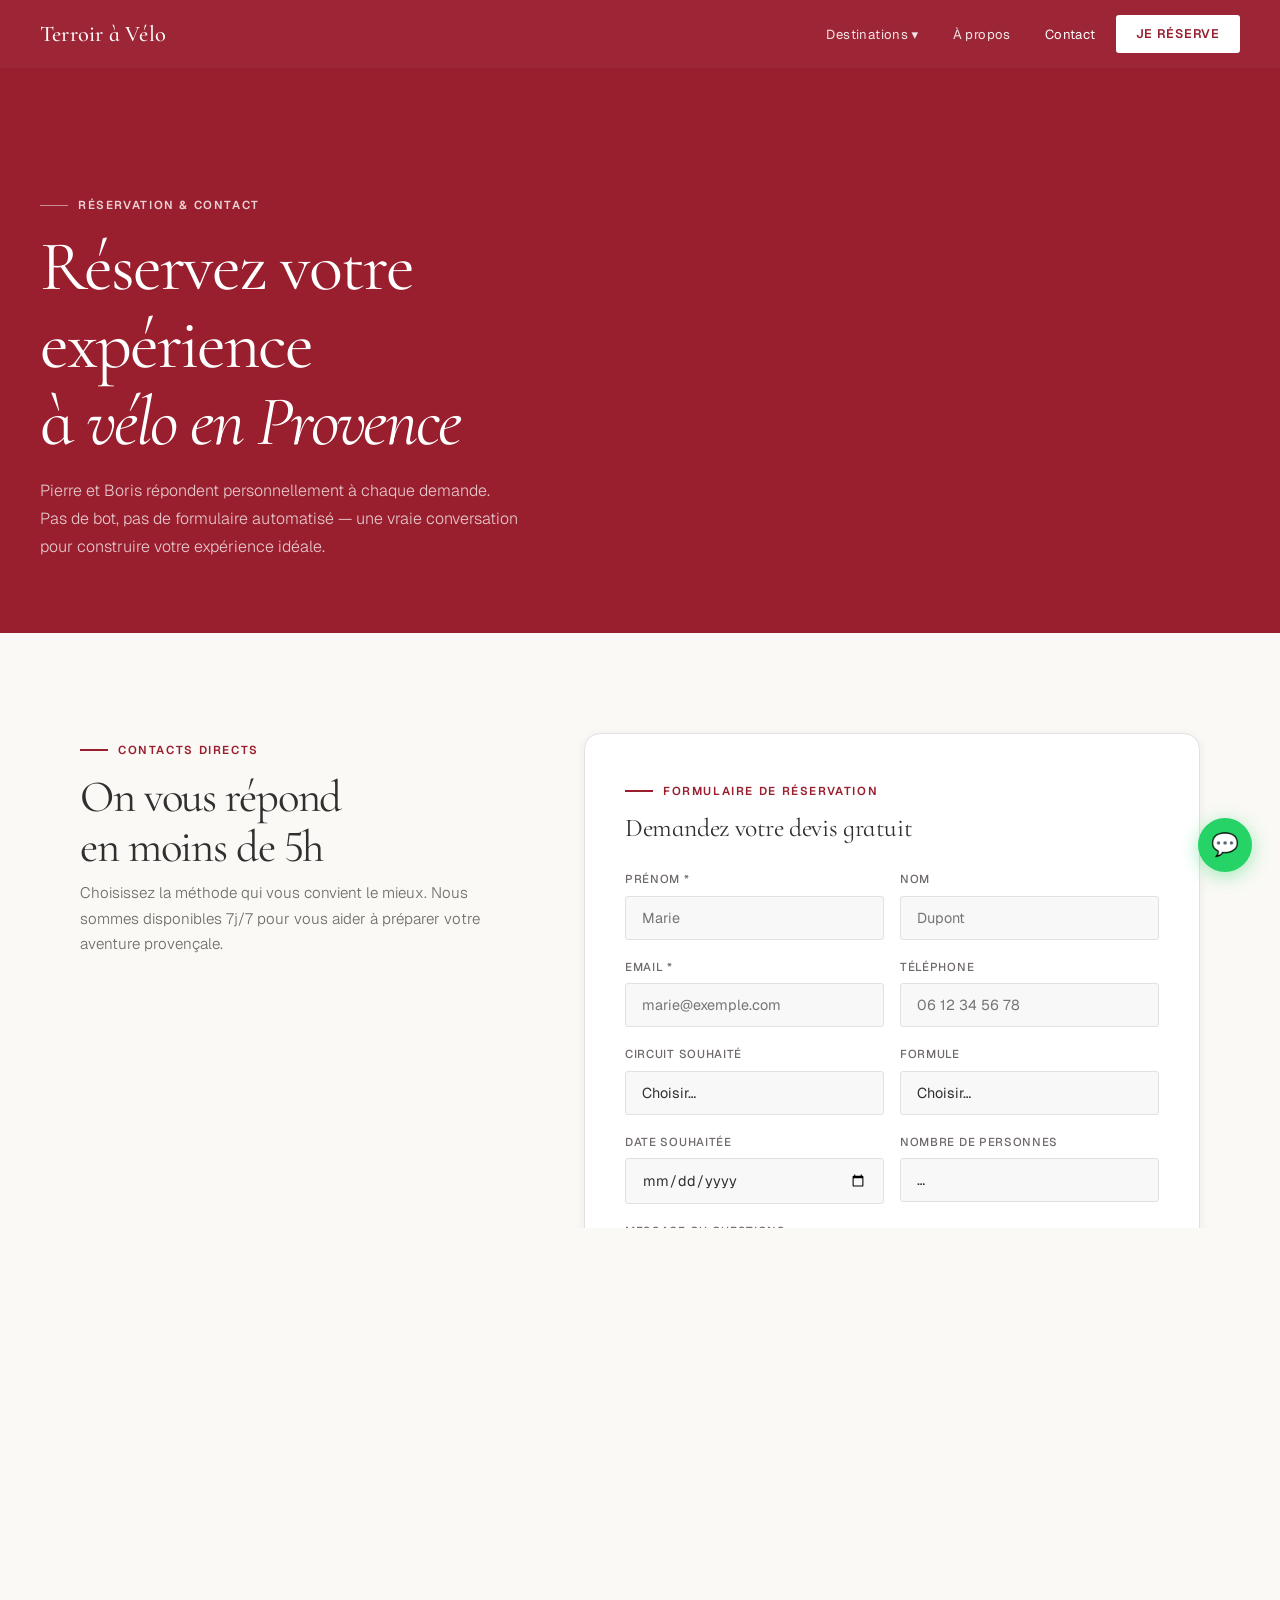
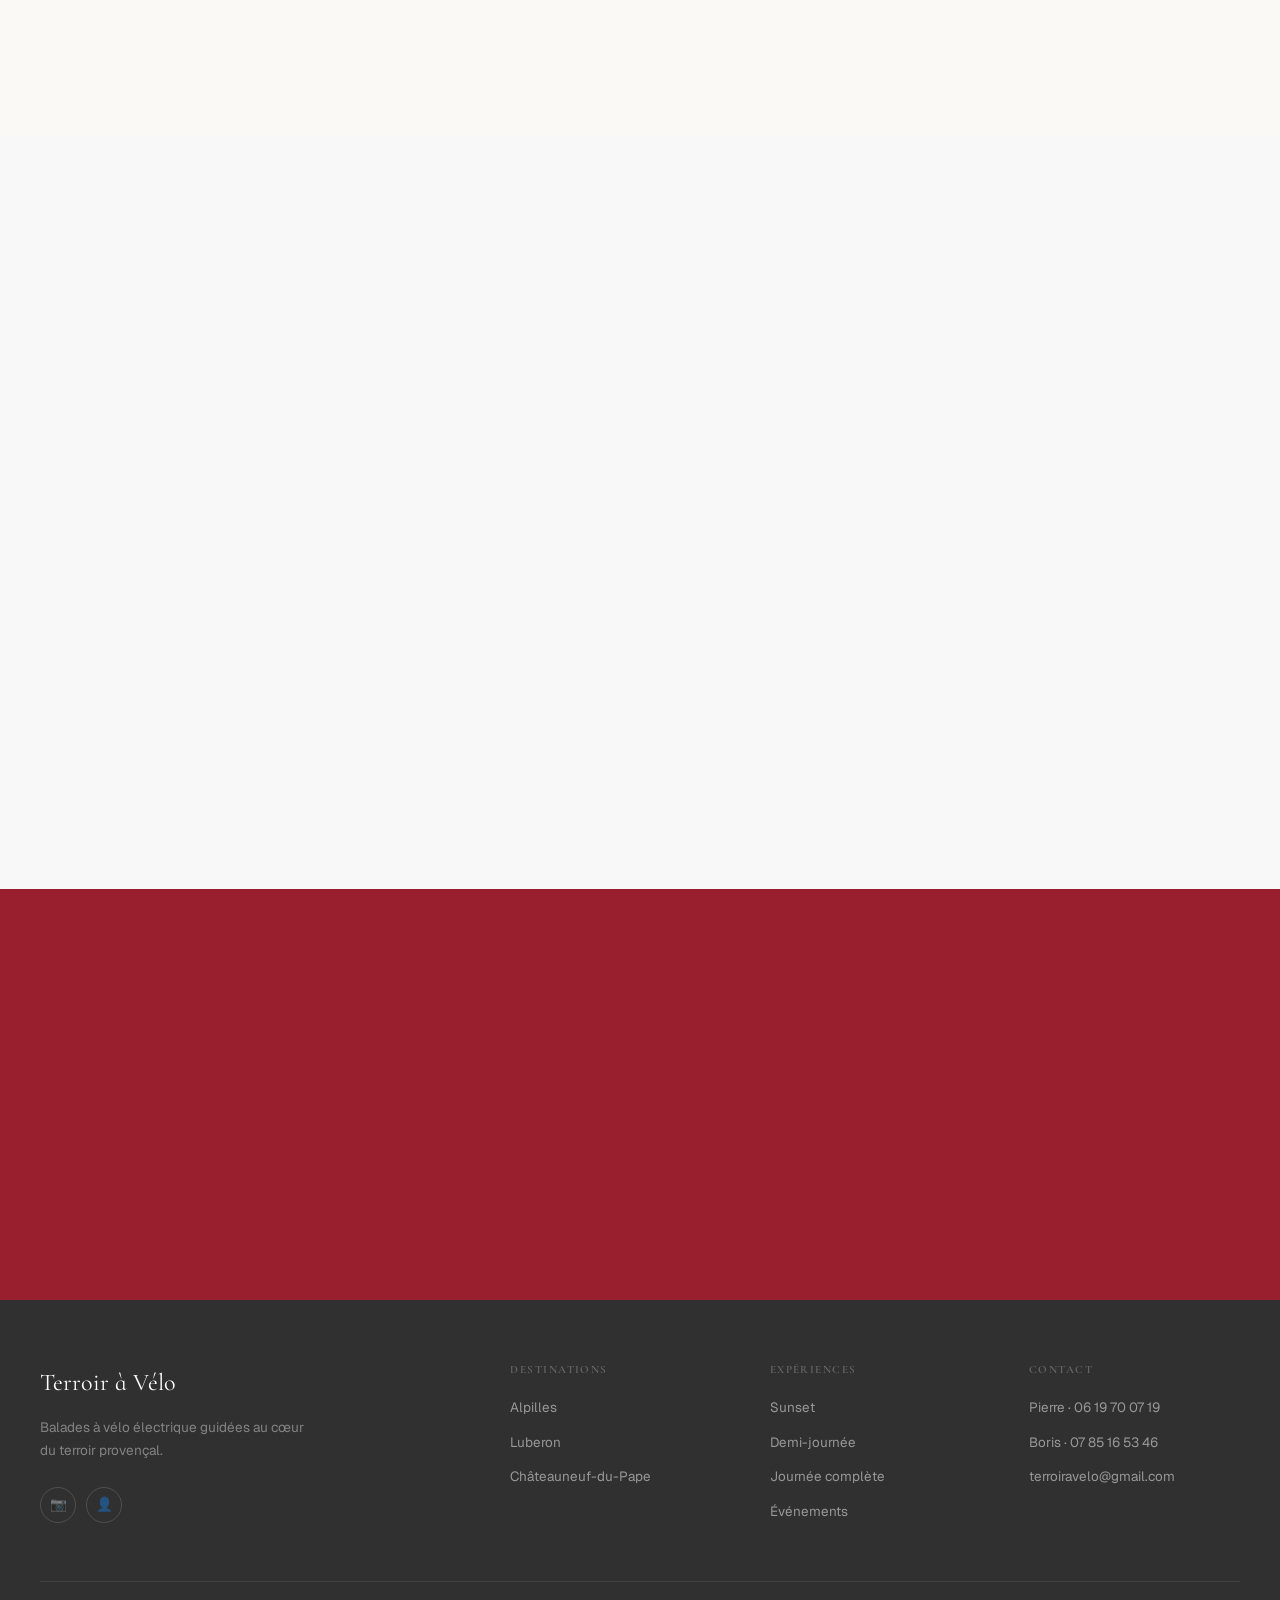
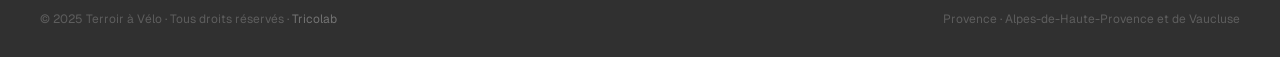
<file: contact.html>
<!DOCTYPE html>
<html lang="fr">
<head>
  <meta charset="UTF-8"/>
  <meta name="viewport" content="width=device-width,initial-scale=1.0"/>
  <title>Réserver & Contact | Terroir à Vélo — Balades vélo Provence</title>
  <meta name="description" content="Réservez votre balade à vélo électrique en Provence. Contactez Pierre (06 19 70 07 19) ou Boris (07 85 16 53 46). Réponse garantie en moins de 5h."/>
  <meta property="og:title" content="Réserver votre expérience | Terroir à Vélo"/>
  <meta property="og:description" content="Contactez nos guides et réservez votre balade à vélo en Provence. Alpilles, Luberon, Châteauneuf-du-Pape."/>
  <meta property="og:type" content="website"/>
  <meta name="robots" content="index,follow"/>
  <link rel="stylesheet" href="style.css"/>
  <script type="application/ld+json">{"@context":"https://schema.org","@type":"ContactPage","name":"Contact Terroir à Vélo","url":"https://www.terroir-a-velo.com/reservation-velo-provence-contact","description":"Page de contact et réservation Terroir à Vélo — Balades guidées à vélo électrique en Provence"}</script>
</head>
<body>

<nav class="nav" id="nav">
  <a href="index.html" class="nav-logo"><span class="nav-logo-text">Terroir à Vélo</span></a>
  <ul class="nav-links">
    <li class="has-dropdown">
      <a href="#">Destinations ▾</a>
      <ul class="nav-dropdown">
        <li><a href="alpilles.html">Alpilles</a></li>
        <li><a href="luberon.html">Luberon</a></li>
        <li><a href="chateauneuf.html">Châteauneuf-du-Pape</a></li>
      </ul>
    </li>
    <li><a href="a-propos.html">À propos</a></li>
    <li><a href="contact.html" class="active">Contact</a></li>
    <li><a href="contact.html" class="nav-cta">Je réserve</a></li>
  </ul>
  <div class="hamburger" id="hamburger"><span></span><span></span><span></span></div>
</nav>
<div class="mobile-menu" id="mobileMenu">
  <button class="mobile-close" id="mobileClose">✕</button>
  <ul>
    <li><a href="index.html" class="mobile-link">Accueil</a></li>
    <li><a href="alpilles.html" class="mobile-link">Alpilles</a></li>
    <li><a href="luberon.html" class="mobile-link">Luberon</a></li>
    <li><a href="chateauneuf.html" class="mobile-link">Châteauneuf-du-Pape</a></li>
    <li><a href="a-propos.html" class="mobile-link">À propos</a></li>
    <li><a href="contact.html" class="mobile-link">Contact</a></li>
  </ul>
  <a href="contact.html" class="btn btn-white btn-cta">Je réserve</a>
</div>

<!-- HERO (compact) -->
<header style="background:var(--primary);padding:120px 40px 72px;margin-top:68px">
  <div style="max-width:var(--max-w);margin:0 auto">
    <div class="label white fade-1">Réservation & Contact</div>
    <h1 class="fade-2" style="color:white;max-width:620px">Réservez votre expérience<br>à <em>vélo en Provence</em></h1>
    <p class="fade-3" style="color:rgba(255,255,255,.75);font-size:1rem;max-width:480px;margin-top:16px;font-weight:300;line-height:1.75">Pierre et Boris répondent personnellement à chaque demande. Pas de bot, pas de formulaire automatisé — une vraie conversation pour construire votre expérience idéale.</p>
  </div>
</header>

<!-- CONTACT PRINCIPAL -->
<section style="background:var(--warm-white)">
  <div class="container">
    <div style="display:grid;grid-template-columns:1fr 1.4fr;gap:64px;align-items:start">

      <!-- Infos contact -->
      <div class="reveal">
        <div class="label">Contacts directs</div>
        <h2 style="margin-bottom:8px">On vous répond<br>en moins de 5h</h2>
        <p style="color:var(--para);font-size:.95rem;line-height:1.7;margin-bottom:36px;font-weight:300">Choisissez la méthode qui vous convient le mieux. Nous sommes disponibles 7j/7 pour vous aider à préparer votre aventure provençale.</p>

        <div style="display:flex;flex-direction:column;gap:14px;margin-bottom:40px">
          <a href="https://wa.me/33619700719" target="_blank" rel="noopener"
            style="display:flex;align-items:center;gap:16px;padding:18px 20px;background:white;border-radius:var(--radius-lg);border:1px solid var(--gray);text-decoration:none;transition:var(--transition)"
            onmouseover="this.style.borderColor='var(--primary)';this.style.transform='translateX(4px)'"
            onmouseout="this.style.borderColor='var(--gray)';this.style.transform='translateX(0)'">
            <div style="width:44px;height:44px;background:#dcf5e7;border-radius:10px;display:flex;align-items:center;justify-content:center;font-size:1.2rem;flex-shrink:0">💬</div>
            <div>
              <strong style="display:block;font-size:.88rem;color:var(--dark)">WhatsApp Pierre</strong>
              <span style="font-size:.78rem;color:var(--para)">06 19 70 07 19 · Guide Alpilles & Luberon</span>
            </div>
          </a>
          <a href="https://wa.me/33785165346" target="_blank" rel="noopener"
            style="display:flex;align-items:center;gap:16px;padding:18px 20px;background:white;border-radius:var(--radius-lg);border:1px solid var(--gray);text-decoration:none;transition:var(--transition)"
            onmouseover="this.style.borderColor='var(--primary)';this.style.transform='translateX(4px)'"
            onmouseout="this.style.borderColor='var(--gray)';this.style.transform='translateX(0)'">
            <div style="width:44px;height:44px;background:#dce8f5;border-radius:10px;display:flex;align-items:center;justify-content:center;font-size:1.2rem;flex-shrink:0">💬</div>
            <div>
              <strong style="display:block;font-size:.88rem;color:var(--dark)">WhatsApp Boris</strong>
              <span style="font-size:.78rem;color:var(--para)">07 85 16 53 46 · Spécialiste vin & Châteauneuf</span>
            </div>
          </a>
          <a href="tel:+33619700719"
            style="display:flex;align-items:center;gap:16px;padding:18px 20px;background:white;border-radius:var(--radius-lg);border:1px solid var(--gray);text-decoration:none;transition:var(--transition)"
            onmouseover="this.style.borderColor='var(--primary)';this.style.transform='translateX(4px)'"
            onmouseout="this.style.borderColor='var(--gray)';this.style.transform='translateX(0)'">
            <div style="width:44px;height:44px;background:#f5e0dc;border-radius:10px;display:flex;align-items:center;justify-content:center;font-size:1.2rem;flex-shrink:0">📞</div>
            <div>
              <strong style="display:block;font-size:.88rem;color:var(--dark)">Appel téléphonique</strong>
              <span style="font-size:.78rem;color:var(--para)">06 19 70 07 19 · Lun–Dim, 9h–19h</span>
            </div>
          </a>
          <a href="mailto:terroiravelo@gmail.com"
            style="display:flex;align-items:center;gap:16px;padding:18px 20px;background:white;border-radius:var(--radius-lg);border:1px solid var(--gray);text-decoration:none;transition:var(--transition)"
            onmouseover="this.style.borderColor='var(--primary)';this.style.transform='translateX(4px)'"
            onmouseout="this.style.borderColor='var(--gray)';this.style.transform='translateX(0)'">
            <div style="width:44px;height:44px;background:#f5eadc;border-radius:10px;display:flex;align-items:center;justify-content:center;font-size:1.2rem;flex-shrink:0">✉️</div>
            <div>
              <strong style="display:block;font-size:.88rem;color:var(--dark)">Email</strong>
              <span style="font-size:.78rem;color:var(--para)">terroiravelo@gmail.com</span>
            </div>
          </a>
        </div>

        <!-- Zone d'intervention -->
        <div style="background:var(--light-gray);border-radius:var(--radius-lg);padding:24px;border:1px solid var(--gray)">
          <h4 style="font-family:var(--font-title);font-size:1rem;margin-bottom:14px">Zone d'intervention</h4>
          <div style="display:flex;flex-direction:column;gap:8px">
            <div style="display:flex;align-items:center;gap:10px;font-size:.85rem;color:var(--para)">
              <span>📍</span> Alpilles — Saint-Rémy-de-Provence
            </div>
            <div style="display:flex;align-items:center;gap:10px;font-size:.85rem;color:var(--para)">
              <span>📍</span> Luberon — Gordes, Isle-sur-la-Sorgue, Oppède
            </div>
            <div style="display:flex;align-items:center;gap:10px;font-size:.85rem;color:var(--para)">
              <span>📍</span> Châteauneuf-du-Pape
            </div>
          </div>
          <div style="margin-top:16px;padding-top:16px;border-top:1px solid var(--gray)">
            <p style="font-size:.8rem;color:var(--para);margin:0">Provence — Alpes-de-Haute-Provence et de Vaucluse</p>
          </div>
        </div>
      </div>

      <!-- Formulaire -->
      <div class="form-card reveal r2">
        <div class="label">Formulaire de réservation</div>
        <h3>Demandez votre devis gratuit</h3>
        <form id="contactForm" novalidate>
          <div class="form-row">
            <div class="form-group">
              <label for="prenom">Prénom *</label>
              <input type="text" id="prenom" name="prenom" placeholder="Marie" required autocomplete="given-name"/>
            </div>
            <div class="form-group">
              <label for="nom">Nom</label>
              <input type="text" id="nom" name="nom" placeholder="Dupont" autocomplete="family-name"/>
            </div>
          </div>
          <div class="form-row">
            <div class="form-group">
              <label for="email">Email *</label>
              <input type="email" id="email" name="email" placeholder="marie@exemple.com" required autocomplete="email"/>
            </div>
            <div class="form-group">
              <label for="tel">Téléphone</label>
              <input type="tel" id="tel" name="tel" placeholder="06 12 34 56 78" autocomplete="tel"/>
            </div>
          </div>
          <div class="form-row">
            <div class="form-group">
              <label for="circuit">Circuit souhaité</label>
              <select id="circuit" name="circuit">
                <option value="">Choisir…</option>
                <option>Alpilles — Saint-Rémy</option>
                <option>Luberon — Gordes</option>
                <option>Châteauneuf-du-Pape</option>
                <option>Je ne sais pas encore</option>
              </select>
            </div>
            <div class="form-group">
              <label for="formule">Formule</label>
              <select id="formule" name="formule">
                <option value="">Choisir…</option>
                <option>Sunset (2h)</option>
                <option>Demi-journée (3–4h)</option>
                <option>Journée complète (6–8h)</option>
                <option>Événement entreprise</option>
                <option>Événement privé</option>
              </select>
            </div>
          </div>
          <div class="form-row">
            <div class="form-group">
              <label for="date">Date souhaitée</label>
              <input type="date" id="date" name="date"/>
            </div>
            <div class="form-group">
              <label for="personnes">Nombre de personnes</label>
              <select id="personnes" name="personnes">
                <option value="">…</option>
                <option>1–2</option>
                <option>3–5</option>
                <option>6–10</option>
                <option>Groupe entreprise (+10)</option>
              </select>
            </div>
          </div>
          <div class="form-group">
            <label for="message">Message ou questions</label>
            <textarea id="message" name="message" placeholder="Niveau cycliste, demandes particulières, allergies…" rows="4"></textarea>
          </div>
          <button type="submit" class="btn btn-primary form-submit" style="width:100%;justify-content:center;font-size:.85rem;padding:16px">
            Envoyer ma demande →
          </button>
          <p style="font-size:.74rem;color:var(--para);text-align:center;margin-top:12px">Réponse garantie en moins de 5h · Devis gratuit et sans engagement</p>
        </form>
      </div>
    </div>
  </div>
</section>

<!-- FAQ -->
<section style="background:var(--light-gray)">
  <div class="container">
    <div style="text-align:center;margin-bottom:52px">
      <div class="label reveal" style="justify-content:center">Questions fréquentes</div>
      <h2 class="reveal r1">Tout ce que vous devez savoir</h2>
    </div>
    <div style="max-width:760px;margin:0 auto;display:flex;flex-direction:column;gap:12px">
      <details style="background:white;border-radius:var(--radius-lg);border:1px solid var(--gray);overflow:hidden" class="reveal">
        <summary style="padding:20px 24px;font-weight:500;cursor:pointer;font-size:.95rem;list-style:none;display:flex;justify-content:space-between;align-items:center">
          Faut-il savoir faire du vélo pour participer ?
          <span style="color:var(--primary);font-size:1.2rem;flex-shrink:0">+</span>
        </summary>
        <div style="padding:0 24px 20px;font-size:.875rem;color:var(--para);line-height:1.7;border-top:1px solid var(--gray)">
          <br>Non ! Nos vélos électriques sont accessibles à tous, même aux personnes qui n'ont pas pratiqué le vélo depuis longtemps. L'assistance électrique efface les dénivelés et permet à chacun de profiter du paysage à son rythme.
        </div>
      </details>
      <details style="background:white;border-radius:var(--radius-lg);border:1px solid var(--gray);overflow:hidden" class="reveal r1">
        <summary style="padding:20px 24px;font-weight:500;cursor:pointer;font-size:.95rem;list-style:none;display:flex;justify-content:space-between;align-items:center">
          Les vélos électriques sont-ils inclus dans le prix ?
          <span style="color:var(--primary);font-size:1.2rem;flex-shrink:0">+</span>
        </summary>
        <div style="padding:0 24px 20px;font-size:.875rem;color:var(--para);line-height:1.7;border-top:1px solid var(--gray)">
          <br>Oui, les vélos électriques de qualité sont inclus dans tous nos tarifs. Inutile d'apporter votre propre matériel. Nous fournissons également les casques.
        </div>
      </details>
      <details style="background:white;border-radius:var(--radius-lg);border:1px solid var(--gray);overflow:hidden" class="reveal r2">
        <summary style="padding:20px 24px;font-weight:500;cursor:pointer;font-size:.95rem;list-style:none;display:flex;justify-content:space-between;align-items:center">
          Combien de personnes par groupe ?
          <span style="color:var(--primary);font-size:1.2rem;flex-shrink:0">+</span>
        </summary>
        <div style="padding:0 24px 20px;font-size:.875rem;color:var(--para);line-height:1.7;border-top:1px solid var(--gray)">
          <br>Nos circuits sont limités à 10 personnes maximum pour garantir une expérience personnalisée et de qualité. Pour les groupes entreprise ou les événements privés plus grands, contactez-nous directement pour un devis sur mesure.
        </div>
      </details>
      <details style="background:white;border-radius:var(--radius-lg);border:1px solid var(--gray);overflow:hidden" class="reveal r3">
        <summary style="padding:20px 24px;font-weight:500;cursor:pointer;font-size:.95rem;list-style:none;display:flex;justify-content:space-between;align-items:center">
          Que se passe-t-il en cas de mauvais temps ?
          <span style="color:var(--primary);font-size:1.2rem;flex-shrink:0">+</span>
        </summary>
        <div style="padding:0 24px 20px;font-size:.875rem;color:var(--para);line-height:1.7;border-top:1px solid var(--gray)">
          <br>En cas de météo défavorable, nous vous proposons de reporter votre balade à une date ultérieure sans frais. En Provence, le soleil est généralement au rendez-vous, mais nous préférons que vous profitiez pleinement de votre expérience.
        </div>
      </details>
      <details style="background:white;border-radius:var(--radius-lg);border:1px solid var(--gray);overflow:hidden" class="reveal">
        <summary style="padding:20px 24px;font-weight:500;cursor:pointer;font-size:.95rem;list-style:none;display:flex;justify-content:space-between;align-items:center">
          Les dégustations sont-elles incluses ?
          <span style="color:var(--primary);font-size:1.2rem;flex-shrink:0">+</span>
        </summary>
        <div style="padding:0 24px 20px;font-size:.875rem;color:var(--para);line-height:1.7;border-top:1px solid var(--gray)">
          <br>Oui ! Les dégustations chez les producteurs sont incluses dans le tarif. Pour la journée complète, un repas à base de produits locaux est également inclus. Il est possible d'acheter des produits supplémentaires directement auprès des producteurs.
        </div>
      </details>
    </div>
  </div>
</section>

<!-- CTA final -->
<div class="cta-band">
  <div class="container">
    <h2>Prêt à vivre<br><em style="font-style:italic">l'expérience Provence</em> ?</h2>
    <p>Contactez Pierre ou Boris directement sur WhatsApp pour une réponse immédiate.</p>
    <div class="cta-actions">
      <a href="https://wa.me/33619700719" class="btn btn-white" target="_blank" rel="noopener">💬 WhatsApp Pierre</a>
      <a href="https://wa.me/33785165346" class="btn btn-outline" target="_blank" rel="noopener">💬 WhatsApp Boris</a>
    </div>
  </div>
</div>

<footer>
  <div class="footer-grid">
    <div class="footer-brand">
      <a href="index.html" class="footer-logo">Terroir à Vélo</a>
      <p>Balades à vélo électrique guidées au cœur du terroir provençal.</p>
      <div class="footer-social">
        <a href="https://www.instagram.com/terroiravelo" class="social-btn" target="_blank" rel="noopener">📷</a>
        <a href="https://www.facebook.com/terroiravelo" class="social-btn" target="_blank" rel="noopener">👤</a>
      </div>
    </div>
    <div class="footer-col"><h4>Destinations</h4><ul><li><a href="alpilles.html">Alpilles</a></li><li><a href="luberon.html">Luberon</a></li><li><a href="chateauneuf.html">Châteauneuf-du-Pape</a></li></ul></div>
    <div class="footer-col"><h4>Expériences</h4><ul><li><a href="alpilles.html#tarifs">Sunset</a></li><li><a href="alpilles.html#tarifs">Demi-journée</a></li><li><a href="alpilles.html#tarifs">Journée complète</a></li><li><a href="contact.html">Événements</a></li></ul></div>
    <div class="footer-col"><h4>Contact</h4><ul><li><a href="https://wa.me/33619700719" target="_blank" rel="noopener">Pierre · 06 19 70 07 19</a></li><li><a href="https://wa.me/33785165346" target="_blank" rel="noopener">Boris · 07 85 16 53 46</a></li><li><a href="mailto:terroiravelo@gmail.com">terroiravelo@gmail.com</a></li></ul></div>
  </div>
  <div class="footer-bottom">
    <p>© 2025 Terroir à Vélo · Tous droits réservés · <a href="https://tricolab.fr" target="_blank" rel="noopener">Tricolab</a></p>
    <p>Provence · Alpes-de-Haute-Provence et de Vaucluse</p>
  </div>
</footer>
<div class="wa-float">
  <div class="wa-bubble">Bonjour 👋 Réservez votre balade !</div>
  <a href="https://wa.me/33619700719" class="wa-btn" target="_blank" rel="noopener">💬</a>
</div>
<script src="main.js"></script>
</body>
</html>
</file>
<file: style.css>
/* ═══════════════════════════════════════════════
   TERROIR À VÉLO — Design System
   Couleurs exactes du site original
   Typos : Cormorant Infant + Geist
═══════════════════════════════════════════════ */

@import url('https://fonts.googleapis.com/css2?family=Cormorant+Infant:ital,wght@0,300;0,400;0,500;0,600;1,300;1,400;1,500&family=Geist:wght@300;400;500;600&display=swap');

*, *::before, *::after { box-sizing: border-box; margin: 0; padding: 0; }

:root {
  /* — Couleurs exactes du site original — */
  --primary:       #991f2f;   /* rouge bordeaux nav + CTA */
  --primary-dark:  #7a1825;
  --primary-light: #e24242;
  --dark:          #303030;   /* texte principal */
  --para:          #6f6969;   /* texte secondaire */
  --light-gray:    #f9f8f8;   /* fond sections */
  --warm-white:    #faf9f5;   /* fond légèrement chaud */
  --white:         #ffffff;
  --gray:          #e3e0e0;   /* bordures */
  --gray-mid:      #d9d9d9;
  --green-wa:      #25d366;   /* WhatsApp */
  --sage:          #e0e3de;   /* fond vert pâle */

  /* — Typos — */
  --font-title: 'Cormorant Infant', 'Times New Roman', serif;
  --font-body:  'Geist', system-ui, sans-serif;

  /* — Espacements & radii — */
  --max-w: 1200px;
  --radius: 3px;
  --radius-md: 8px;
  --radius-lg: 16px;

  /* — Ombres — */
  --shadow-sm: 0 2px 10px rgba(48,48,48,0.07);
  --shadow-md: 0 6px 28px rgba(48,48,48,0.11);
  --shadow-lg: 0 16px 56px rgba(48,48,48,0.15);

  --transition: all 0.28s cubic-bezier(0.4,0,0.2,1);
}

html { scroll-behavior: smooth; font-size: 16px; -webkit-font-smoothing: antialiased; }

body {
  font-family: var(--font-body);
  color: var(--dark);
  background: var(--white);
  line-height: 1.6;
  overflow-x: hidden;
}

img { display: block; max-width: 100%; }
a  { color: inherit; text-decoration: none; }
button { font-family: var(--font-body); cursor: pointer; border: none; }

/* ── NAVIGATION ── */
.nav {
  position: fixed; top: 0; left: 0; right: 0; z-index: 200;
  background: rgba(153,31,47,0.97);
  backdrop-filter: blur(10px);
  padding: 0 40px;
  height: 68px;
  display: flex; align-items: center; justify-content: space-between;
  transition: var(--transition);
}
.nav.scrolled {
  height: 60px;
  box-shadow: var(--shadow-md);
}
.nav-logo {
  display: flex; align-items: center; gap: 10px;
}
.nav-logo img {
  height: 38px; width: auto;
  filter: brightness(0) invert(1);
}
.nav-logo-text {
  font-family: var(--font-title);
  font-size: 1.4rem; font-weight: 500;
  color: white; letter-spacing: 0.01em;
}
.nav-links {
  display: flex; align-items: center; gap: 6px;
  list-style: none;
}
.nav-links > li { position: relative; }
.nav-links > li > a {
  display: flex; align-items: center; gap: 4px;
  padding: 6px 14px;
  font-size: 0.82rem; font-weight: 400;
  color: rgba(255,255,255,0.88);
  letter-spacing: 0.03em;
  border-radius: var(--radius);
  transition: var(--transition);
}
.nav-links > li > a:hover { color: white; background: rgba(255,255,255,0.12); }
.nav-links > li > a.active { color: white; }

/* Dropdown */
.nav-dropdown {
  position: absolute; top: calc(100% + 10px); left: 0;
  background: white;
  border-radius: var(--radius-md);
  box-shadow: var(--shadow-lg);
  min-width: 200px;
  overflow: hidden;
  opacity: 0; pointer-events: none; transform: translateY(-6px);
  transition: var(--transition);
  list-style: none;
}
.nav-links > li:hover .nav-dropdown {
  opacity: 1; pointer-events: all; transform: translateY(0);
}
.nav-dropdown li a {
  display: block; padding: 11px 18px;
  font-size: 0.82rem; color: var(--dark);
  transition: var(--transition);
}
.nav-dropdown li a:hover { background: var(--light-gray); color: var(--primary); }

.nav-cta {
  background: white !important;
  color: var(--primary) !important;
  padding: 9px 20px !important;
  border-radius: var(--radius) !important;
  font-weight: 600 !important;
  font-size: 0.78rem !important;
  letter-spacing: 0.06em !important;
  text-transform: uppercase !important;
  transition: var(--transition) !important;
}
.nav-cta:hover {
  background: var(--dark) !important;
  color: white !important;
  transform: translateY(-1px);
}

/* Hamburger */
.hamburger {
  display: none; flex-direction: column; gap: 5px;
  cursor: pointer; padding: 5px;
}
.hamburger span { display: block; width: 23px; height: 1.5px; background: white; transition: var(--transition); }

/* Mobile menu */
.mobile-menu {
  display: none; position: fixed; inset: 0;
  background: var(--primary); z-index: 300;
  padding: 90px 32px 40px;
  flex-direction: column;
  overflow-y: auto;
}
.mobile-menu.open { display: flex; }
.mobile-close {
  position: absolute; top: 18px; right: 24px;
  font-size: 1.6rem; color: white; background: none; border: none; cursor: pointer;
}
.mobile-menu ul { list-style: none; }
.mobile-menu > ul > li { border-bottom: 1px solid rgba(255,255,255,0.15); }
.mobile-menu > ul > li > a {
  display: block; padding: 18px 0;
  font-family: var(--font-title); font-size: 1.8rem; font-weight: 400;
  color: white;
}
.mobile-sub { padding: 0 0 16px 16px; list-style: none; }
.mobile-sub li a { display: block; padding: 8px 0; font-size: 0.9rem; color: rgba(255,255,255,0.75); }
.mobile-menu .btn-cta { margin-top: 32px; display: inline-flex; }

/* ── BOUTONS ── */
.btn {
  display: inline-flex; align-items: center; justify-content: center; gap: 8px;
  padding: 14px 30px; border-radius: var(--radius);
  font-family: var(--font-body); font-weight: 500; font-size: 0.8rem;
  letter-spacing: 0.07em; text-transform: uppercase;
  transition: var(--transition); cursor: pointer; border: none;
}
.btn-primary {
  background: var(--primary); color: white;
}
.btn-primary:hover {
  background: var(--primary-dark);
  transform: translateY(-2px);
  box-shadow: 0 6px 20px rgba(153,31,47,0.35);
}
.btn-white {
  background: white; color: var(--primary);
}
.btn-white:hover {
  background: var(--dark); color: white;
  transform: translateY(-2px);
}
.btn-outline {
  background: transparent; color: white;
  border: 1.5px solid rgba(255,255,255,0.5);
}
.btn-outline:hover { background: rgba(255,255,255,0.12); border-color: white; }
.btn-dark {
  background: var(--dark); color: white;
}
.btn-dark:hover { background: #1a1a1a; transform: translateY(-2px); }

/* ── SECTION LABEL ── */
.label {
  display: inline-flex; align-items: center; gap: 10px;
  font-size: 0.72rem; font-weight: 600; letter-spacing: 0.14em;
  text-transform: uppercase; color: var(--primary);
  margin-bottom: 14px;
}
.label::before {
  content: ''; display: block;
  width: 28px; height: 1.5px; background: var(--primary);
}
.label.white { color: rgba(255,255,255,0.8); }
.label.white::before { background: rgba(255,255,255,0.5); }

/* ── TITRES ── */
h1,h2,h3,h4 { font-family: var(--font-title); font-weight: 400; line-height: 1.1; }
h1 { font-size: clamp(2.6rem,5.5vw,5rem); letter-spacing: -0.03em; }
h2 { font-size: clamp(2rem,3.5vw,3.2rem); letter-spacing: -0.025em; }
h3 { font-size: clamp(1.3rem,2vw,1.8rem); letter-spacing: -0.015em; }

/* ── LAYOUT ── */
.container { max-width: var(--max-w); margin: 0 auto; padding: 0 40px; }
section { padding: 100px 0; }
.section-sm { padding: 72px 0; }

/* ── HERO ── */
.hero {
  position: relative; min-height: 100vh;
  display: flex; align-items: center;
  overflow: hidden; padding-top: 68px;
}
.hero-bg {
  position: absolute; inset: 0;
  background-size: cover; background-position: center;
  transform: scale(1.04);
  animation: heroZoom 14s ease-out forwards;
}
@keyframes heroZoom { to { transform: scale(1); } }
.hero-overlay {
  position: absolute; inset: 0;
  background: linear-gradient(150deg,rgba(48,48,48,0.62) 0%,rgba(48,48,48,0.28) 60%,rgba(153,31,47,0.15) 100%);
}
.hero-content {
  position: relative; z-index: 2;
  max-width: var(--max-w); margin: 0 auto;
  padding: 80px 40px;
}
.hero h1 { color: white; max-width: 720px; margin-bottom: 22px; }
.hero h1 em { font-style: italic; color: rgba(255,255,255,0.75); }
.hero p.hero-sub {
  color: rgba(255,255,255,0.8); font-size: 1.05rem;
  font-weight: 300; max-width: 520px; line-height: 1.75; margin-bottom: 40px;
}
.hero-actions { display: flex; gap: 14px; flex-wrap: wrap; }

/* Scroll indicator */
.hero-scroll {
  position: absolute; bottom: 36px; left: 50%;
  transform: translateX(-50%);
  display: flex; flex-direction: column; align-items: center; gap: 6px; z-index: 2;
}
.hero-scroll span { font-size: 0.65rem; color: rgba(255,255,255,0.45); letter-spacing: 0.12em; text-transform: uppercase; }
.scroll-bar { width: 1px; height: 44px; background: linear-gradient(to bottom, rgba(255,255,255,0.5), transparent); animation: pulse 2.2s infinite; }
@keyframes pulse { 0%,100%{opacity:.35} 50%{opacity:1} }

/* Hero page (non-accueil, height fixe) */
.hero-page { min-height: 60vh; }

/* ── CARTES CIRCUIT ── */
.cards-grid { display: grid; grid-template-columns: repeat(3,1fr); gap: 24px; }
.card {
  background: white; border-radius: var(--radius-lg);
  border: 1px solid var(--gray); overflow: hidden;
  transition: var(--transition);
}
.card:hover { transform: translateY(-6px); box-shadow: var(--shadow-lg); border-color: transparent; }
.card-img { position: relative; height: 230px; overflow: hidden; }
.card-img img { width:100%; height:100%; object-fit:cover; transition: transform 0.55s ease; }
.card:hover .card-img img { transform: scale(1.07); }
.card-badge {
  position: absolute; top: 14px; left: 14px;
  background: rgba(255,255,255,0.92); backdrop-filter: blur(6px);
  padding: 4px 12px; border-radius: 40px;
  font-size: 0.7rem; font-weight: 600; letter-spacing: 0.06em; text-transform: uppercase;
  color: var(--primary);
}
.card-body { padding: 26px 28px 24px; }
.card-body h3 { margin-bottom: 10px; }
.card-body p { font-size: 0.875rem; color: var(--para); line-height: 1.7; margin-bottom: 22px; }
.card-footer { display: flex; align-items: center; justify-content: space-between; padding-top: 18px; border-top: 1px solid var(--gray); }
.tags { display: flex; gap: 6px; flex-wrap: wrap; }
.tag { background: var(--light-gray); padding: 4px 10px; border-radius: 40px; font-size: 0.69rem; color: var(--para); }
.card-arrow {
  width: 34px; height: 34px; border-radius: 50%;
  background: var(--primary); color: white;
  display: flex; align-items: center; justify-content: center;
  font-size: 0.9rem; transition: var(--transition); text-decoration: none;
  flex-shrink: 0;
}
.card:hover .card-arrow { background: var(--primary-dark); transform: translateX(3px); }

/* ── TRUST BAR ── */
.trust-bar { background: var(--dark); padding: 18px 40px; }
.trust-inner {
  max-width: var(--max-w); margin: 0 auto;
  display: flex; align-items: center; justify-content: center;
  gap: 48px; flex-wrap: wrap;
}
.trust-item { display: flex; align-items: center; gap: 10px; }
.trust-item span { font-size: 0.8rem; color: rgba(255,255,255,0.6); }
.trust-item strong { color: white; }
.trust-sep { width:1px; height:20px; background: rgba(255,255,255,0.15); }

/* ── AVIS ── */
.reviews-grid { display: grid; grid-template-columns: repeat(3,1fr); gap: 22px; }
.review-card {
  background: var(--light-gray); border-radius: var(--radius-lg);
  padding: 28px; border: 1px solid var(--gray);
  transition: var(--transition);
}
.review-card:hover { transform: translateY(-4px); box-shadow: var(--shadow-md); border-color: transparent; }
.review-stars { color: #d4a017; font-size: 0.85rem; margin-bottom: 14px; letter-spacing: 2px; }
.review-text { font-family: var(--font-title); font-size: 1rem; color: var(--dark); line-height: 1.7; font-style: italic; margin-bottom: 20px; }
.reviewer { display: flex; align-items: center; gap: 12px; }
.reviewer-av { width: 38px; height: 38px; border-radius: 50%; background: var(--gray); display: flex; align-items: center; justify-content: center; font-weight: 600; font-size: 0.8rem; color: var(--primary); flex-shrink:0; }
.reviewer strong { display: block; font-size: 0.85rem; }
.reviewer span { font-size: 0.75rem; color: var(--para); }

/* ── CTA BAND ── */
.cta-band {
  background: var(--primary); padding: 90px 40px; text-align: center;
  position: relative; overflow: hidden;
}
.cta-band::before {
  content: ''; position: absolute; top: -60px; right: -80px;
  width: 320px; height: 320px; border-radius: 50%;
  background: rgba(255,255,255,0.05);
}
.cta-band::after {
  content: ''; position: absolute; bottom: -80px; left: -60px;
  width: 260px; height: 260px; border-radius: 50%;
  background: rgba(255,255,255,0.04);
}
.cta-band h2 { color: white; margin-bottom: 16px; position: relative; z-index: 1; }
.cta-band p { color: rgba(255,255,255,0.75); font-size:1rem; margin-bottom: 40px; font-weight:300; position:relative;z-index:1; }
.cta-actions { display: flex; gap: 14px; justify-content: center; flex-wrap: wrap; position:relative;z-index:1; }

/* ── FOOTER ── */
footer { background: var(--dark); padding: 64px 40px 28px; }
.footer-grid {
  max-width: var(--max-w); margin: 0 auto;
  display: grid; grid-template-columns: 2fr 1fr 1fr 1fr;
  gap: 48px; padding-bottom: 48px;
  border-bottom: 1px solid rgba(255,255,255,0.08);
  margin-bottom: 28px;
}
.footer-logo {
  font-family: var(--font-title); font-size: 1.5rem;
  color: white; display: block; margin-bottom: 14px;
}
.footer-brand p { font-size: 0.85rem; color: rgba(255,255,255,0.4); line-height:1.7; max-width:280px; margin-bottom: 24px; }
.footer-social { display: flex; gap: 10px; }
.social-btn {
  width: 36px; height: 36px; border-radius: 50%;
  border: 1px solid rgba(255,255,255,0.15);
  display: flex; align-items: center; justify-content: center;
  font-size: 0.85rem; color: rgba(255,255,255,0.5);
  transition: var(--transition); text-decoration: none;
}
.social-btn:hover { border-color: var(--primary); color: var(--primary); }
.footer-col h4 { font-size: 0.7rem; letter-spacing: 0.13em; text-transform: uppercase; color: rgba(255,255,255,0.28); margin-bottom: 18px; font-weight: 600; }
.footer-col ul { list-style: none; }
.footer-col ul li { margin-bottom: 9px; }
.footer-col ul li a { font-size: 0.84rem; color: rgba(255,255,255,0.5); transition: var(--transition); }
.footer-col ul li a:hover { color: white; }
.footer-bottom {
  max-width: var(--max-w); margin: 0 auto;
  display: flex; justify-content: space-between; align-items: center; flex-wrap: wrap; gap: 12px;
}
.footer-bottom p { font-size: 0.75rem; color: rgba(255,255,255,0.22); }
.footer-bottom a { color: rgba(255,255,255,0.32); }
.footer-bottom a:hover { color: rgba(255,255,255,0.6); }

/* ── WHATSAPP FLOAT ── */
.wa-float { position: fixed; bottom: 28px; right: 28px; z-index: 150; }
.wa-bubble {
  background: white; border-radius: var(--radius-lg);
  padding: 10px 14px; box-shadow: var(--shadow-md);
  font-size: 0.8rem; color: var(--para); max-width: 190px;
  text-align: right; border: 1px solid var(--gray);
  margin-bottom: 10px;
  opacity: 0; transform: translateY(6px);
  transition: var(--transition); pointer-events: none;
}
.wa-float:hover .wa-bubble { opacity:1; transform: translateY(0); }
.wa-btn {
  width: 54px; height: 54px; background: var(--green-wa);
  border-radius: 50%; display: flex; align-items: center; justify-content: center;
  box-shadow: 0 4px 18px rgba(37,211,102,0.42);
  font-size: 1.4rem; text-decoration: none;
  transition: var(--transition); margin-left: auto;
}
.wa-btn:hover { transform: scale(1.08); box-shadow: 0 6px 24px rgba(37,211,102,0.52); }

/* ── TARIFS ── */
.pricing-grid { display: grid; grid-template-columns: repeat(3,1fr); gap: 22px; }
.pricing-card {
  background: white; border-radius: var(--radius-lg);
  border: 1px solid var(--gray); padding: 36px 32px;
  transition: var(--transition);
}
.pricing-card.featured {
  background: var(--primary); border-color: var(--primary);
}
.pricing-card:hover:not(.featured) { transform: translateY(-5px); box-shadow: var(--shadow-lg); border-color: transparent; }
.price-name { font-size: 0.75rem; letter-spacing: 0.1em; text-transform: uppercase; color: var(--para); margin-bottom: 12px; font-weight: 600; }
.pricing-card.featured .price-name { color: rgba(255,255,255,0.7); }
.price-amount { font-family: var(--font-title); font-size: 3rem; font-weight: 400; color: var(--dark); margin-bottom: 4px; line-height: 1; }
.pricing-card.featured .price-amount { color: white; }
.price-unit { font-size: 0.8rem; color: var(--para); margin-bottom: 28px; }
.pricing-card.featured .price-unit { color: rgba(255,255,255,0.65); }
.price-duration { font-size: 0.8rem; color: var(--primary); font-weight: 500; margin-bottom: 24px; }
.pricing-card.featured .price-duration { color: rgba(255,255,255,0.8); }
.price-features { list-style: none; margin-bottom: 32px; }
.price-features li {
  display: flex; align-items: flex-start; gap: 10px;
  font-size: 0.875rem; color: var(--para); padding: 8px 0;
  border-bottom: 1px solid var(--gray); line-height: 1.5;
}
.pricing-card.featured .price-features li { color: rgba(255,255,255,0.8); border-bottom-color: rgba(255,255,255,0.15); }
.price-features li:last-child { border-bottom: none; }
.price-features .check { color: var(--primary); font-size: 0.85rem; margin-top: 2px; flex-shrink: 0; }
.pricing-card.featured .price-features .check { color: rgba(255,255,255,0.9); }

/* ── PROCESS STEPS ── */
.steps-grid { display: grid; grid-template-columns: repeat(4,1fr); gap: 0; position: relative; }
.steps-grid::before {
  content: ''; position: absolute; top: 28px; left: 12.5%; right: 12.5%;
  height: 1px; background: linear-gradient(to right, var(--primary), var(--gray)); z-index: 0;
}
.step { text-align: center; padding: 0 16px; position: relative; z-index: 1; }
.step-num {
  width: 56px; height: 56px; border-radius: 50%;
  background: white; border: 2px solid var(--primary);
  display: flex; align-items: center; justify-content: center;
  margin: 0 auto 22px;
  font-family: var(--font-title); font-size: 1.15rem; color: var(--primary);
  transition: var(--transition);
}
.step:hover .step-num { background: var(--primary); color: white; }
.step h3 { margin-bottom: 10px; }
.step p { font-size: 0.84rem; color: var(--para); line-height: 1.7; }

/* ── GALERIE ── */
.gallery-grid {
  display: grid;
  grid-template-columns: repeat(4,1fr);
  grid-template-rows: repeat(2, 220px);
  gap: 8px;
}
.gallery-item { overflow: hidden; border-radius: var(--radius-md); }
.gallery-item img { width:100%; height:100%; object-fit:cover; transition: transform 0.5s ease; }
.gallery-item:hover img { transform: scale(1.06); }
.gallery-item.large { grid-column: span 2; grid-row: span 2; }

/* ── ABOUT SPLIT ── */
.about-split { display: grid; grid-template-columns: 1fr 1fr; gap: 80px; align-items: center; }
.about-img-stack { position: relative; height: 500px; }
.about-main-img { position:absolute; top:0;left:0; width:76%; height:78%; object-fit:cover; border-radius:var(--radius-lg); box-shadow:var(--shadow-lg); }
.about-accent-img { position:absolute; bottom:0;right:0; width:52%; height:50%; object-fit:cover; border-radius:var(--radius-lg); box-shadow:var(--shadow-md); border:4px solid white; }
.about-pill {
  position: absolute; top: 50%; right: -18px; transform: translateY(-50%);
  background: var(--primary); color: white;
  padding: 16px 20px; border-radius: var(--radius-lg);
  text-align: center; box-shadow: var(--shadow-md);
}
.about-pill strong { display:block; font-family: var(--font-title); font-size:1.7rem; }
.about-pill span { font-size:0.72rem; opacity:.88; }
.about-text h2 { margin-bottom: 20px; }
.about-text p { color: var(--para); font-size:0.95rem; line-height:1.8; margin-bottom:18px; font-weight:300; }

/* ── REVEAL ANIMATIONS ── */
.reveal { opacity:0; transform:translateY(28px); transition: opacity 0.65s ease, transform 0.65s ease; }
.reveal.visible { opacity:1; transform:translateY(0); }
.r1 { transition-delay: 0.08s; }
.r2 { transition-delay: 0.16s; }
.r3 { transition-delay: 0.24s; }
.r4 { transition-delay: 0.32s; }

/* Fade up (hero) */
@keyframes fadeUp { from{opacity:0;transform:translateY(22px)} to{opacity:1;transform:translateY(0)} }
.fade-1 { opacity:0; animation: fadeUp 0.75s 0.3s forwards; }
.fade-2 { opacity:0; animation: fadeUp 0.75s 0.55s forwards; }
.fade-3 { opacity:0; animation: fadeUp 0.75s 0.78s forwards; }
.fade-4 { opacity:0; animation: fadeUp 0.75s 1.0s forwards; }

/* ── FORM ── */
.form-card { background: white; border-radius: var(--radius-lg); padding: 40px; border: 1px solid var(--gray); box-shadow: var(--shadow-sm); }
.form-card h3 { margin-bottom: 28px; }
.form-group { margin-bottom: 18px; }
.form-row { display: grid; grid-template-columns: 1fr 1fr; gap: 16px; }
label { display:block; font-size:0.72rem; letter-spacing:0.06em; text-transform:uppercase; color:var(--para); margin-bottom:7px; font-weight:500; }
input, select, textarea {
  width:100%; padding: 12px 16px;
  background: var(--light-gray); border: 1px solid var(--gray);
  border-radius: var(--radius); font-family: var(--font-body);
  font-size: 0.9rem; color: var(--dark);
  transition: var(--transition); outline: none; appearance: none;
}
input:focus, select:focus, textarea:focus {
  border-color: var(--primary); background: white;
  box-shadow: 0 0 0 3px rgba(153,31,47,0.08);
}
textarea { resize:vertical; min-height:110px; }

/* ── RESPONSIVE ── */
@media (max-width: 1024px) {
  .cards-grid { grid-template-columns: repeat(2,1fr); }
  .pricing-grid { grid-template-columns: repeat(2,1fr); }
  .footer-grid { grid-template-columns: 1fr 1fr; gap: 32px; }
  .gallery-grid { grid-template-columns: repeat(2,1fr); grid-template-rows: auto; }
  .gallery-item.large { grid-column: span 2; }
}
@media (max-width: 860px) {
  section { padding: 72px 0; }
  .container { padding: 0 24px; }
  .nav { padding: 0 24px; }
  .nav-links { display: none; }
  .hamburger { display: flex; }
  .about-split { grid-template-columns: 1fr; gap: 48px; }
  .about-img-stack { height: 360px; }
  .about-pill { right: 16px; }
  .steps-grid { grid-template-columns: repeat(2,1fr); gap: 36px; }
  .steps-grid::before { display: none; }
  .reviews-grid { grid-template-columns: 1fr; }
  .trust-sep { display: none; }
  .trust-inner { gap: 20px; }
  .trust-bar { padding: 14px 24px; }
}
@media (max-width: 640px) {
  .cards-grid { grid-template-columns: 1fr; }
  .pricing-grid { grid-template-columns: 1fr; }
  .gallery-grid { grid-template-columns: 1fr; }
  .gallery-item.large { grid-column: span 1; }
  .form-row { grid-template-columns: 1fr; }
  .footer-grid { grid-template-columns: 1fr; }
  .hero-actions { flex-direction: column; }
  .cta-actions { flex-direction: column; align-items: center; }
  .steps-grid { grid-template-columns: 1fr; }
  .footer-bottom { flex-direction: column; text-align: center; }
  .wa-float { bottom: 16px; right: 16px; }
}
</file>
